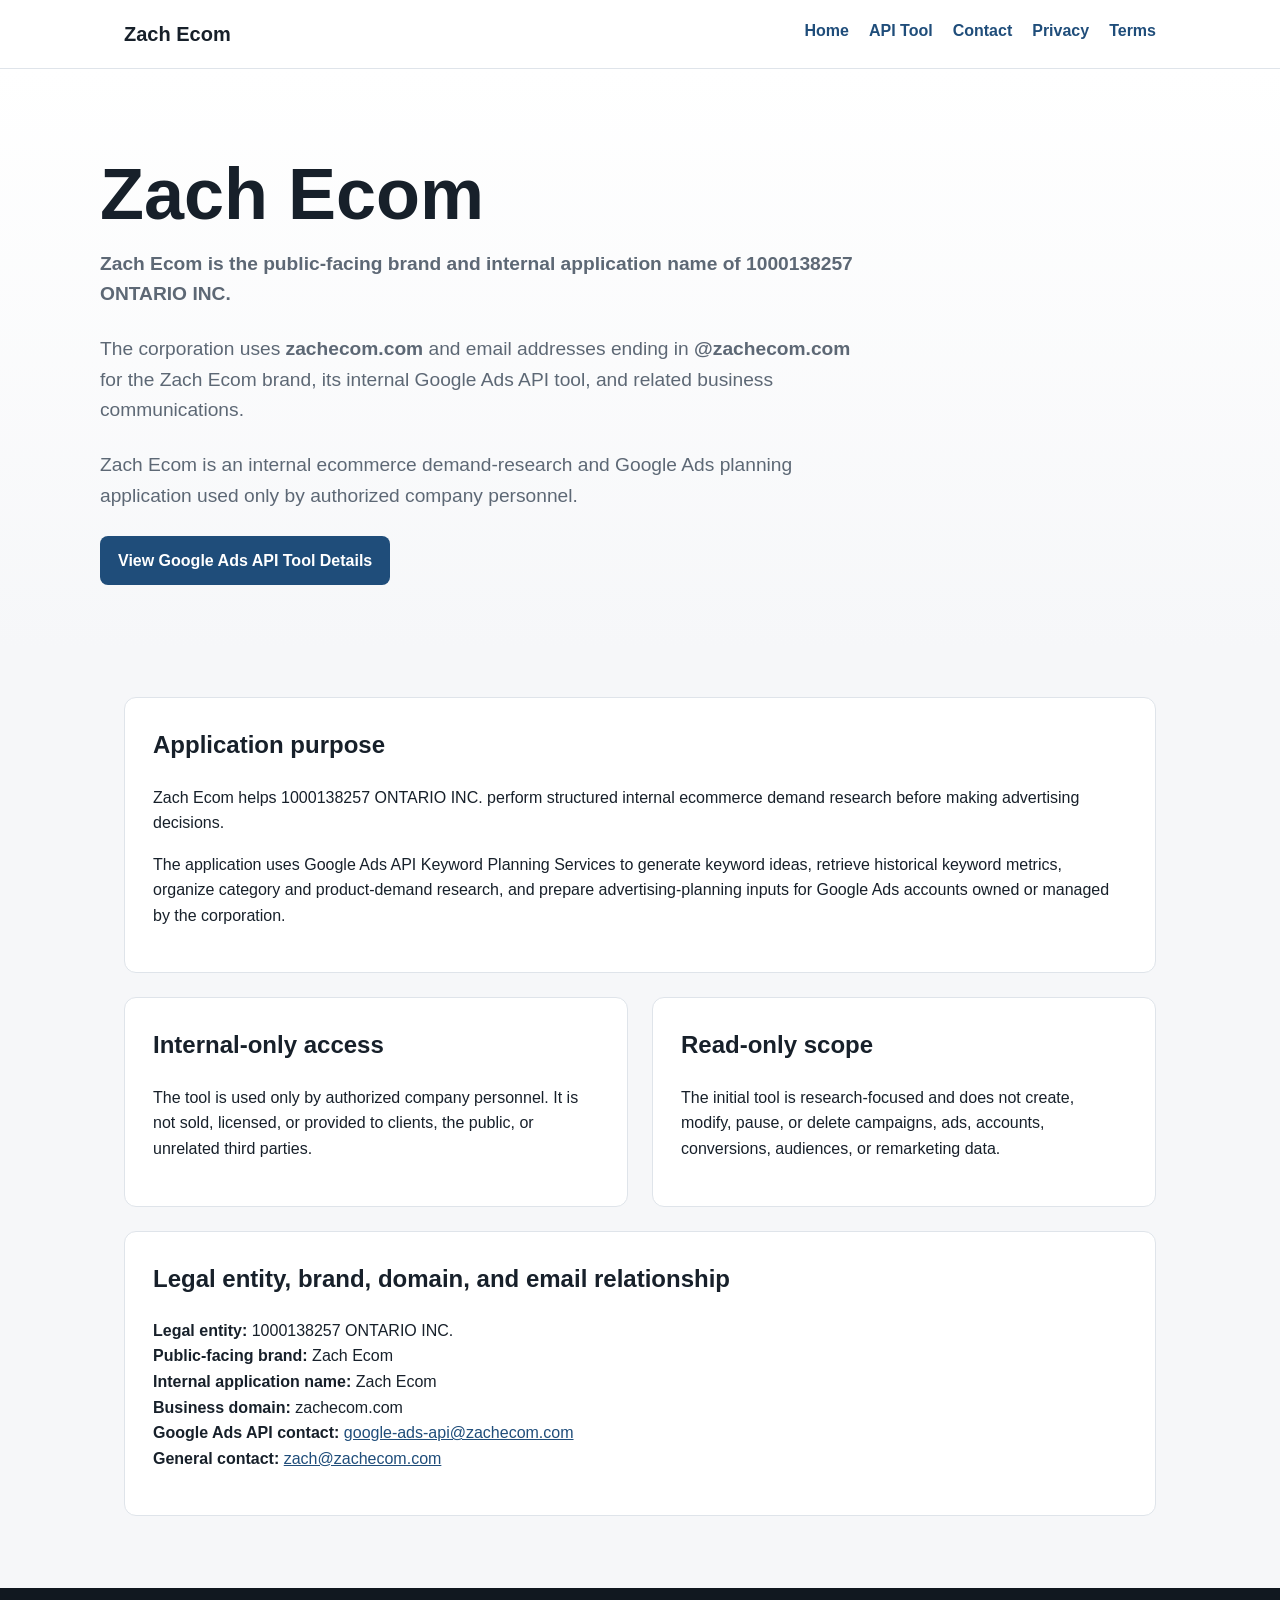
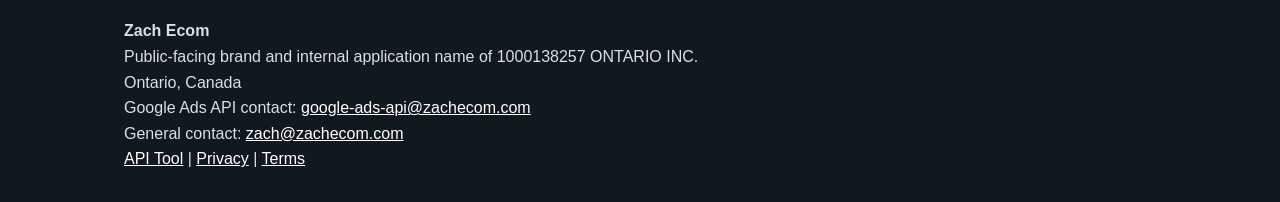
<file: index.html>
<!doctype html>
<html lang="en">
<head>
  <meta charset="utf-8">
  <meta name="viewport" content="width=device-width, initial-scale=1">
  <title>Zach Ecom</title>
  <meta name="application-name" content="Zach Ecom">
  <meta property="og:site_name" content="Zach Ecom">
  <meta name="description" content="Zach Ecom is the public-facing brand and internal ecommerce demand-research and Google Ads planning application of 1000138257 ONTARIO INC.">
  <link rel="stylesheet" href="styles.css">
</head>
<body>
  <header class="site-header">
    <div class="nav-wrap">
      <a class="brand" href="index.html">Zach Ecom</a>
      <nav aria-label="Main navigation">
        <a href="index.html">Home</a>
        <a href="google-ads-api-tool.html">API Tool</a>
        <a href="contact.html">Contact</a>
        <a href="privacy.html">Privacy</a>
        <a href="terms.html">Terms</a>
      </nav>
    </div>
  </header>

  <main>
    <section class="hero">
      <div class="hero-inner">
        <h1>Zach Ecom</h1>
        <p>
          <strong>Zach Ecom is the public-facing brand and internal application name of
          1000138257 ONTARIO INC.</strong>
        </p>
        <p>
          The corporation uses <strong>zachecom.com</strong> and email addresses ending
          in <strong>@zachecom.com</strong> for the Zach Ecom brand, its internal
          Google Ads API tool, and related business communications.
        </p>
        <p>
          Zach Ecom is an internal ecommerce demand-research and Google Ads planning
          application used only by authorized company personnel.
        </p>
        <a class="button" href="google-ads-api-tool.html">View Google Ads API Tool Details</a>
      </div>
    </section>

    <section class="content">
      <section class="card">
        <h2>Application purpose</h2>
        <p>
          Zach Ecom helps 1000138257 ONTARIO INC. perform structured internal
          ecommerce demand research before making advertising decisions.
        </p>
        <p>
          The application uses Google Ads API Keyword Planning Services to generate
          keyword ideas, retrieve historical keyword metrics, organize category and
          product-demand research, and prepare advertising-planning inputs for
          Google Ads accounts owned or managed by the corporation.
        </p>
      </section>

      <div class="grid" style="margin-top: 24px;">
        <article class="card">
          <h2>Internal-only access</h2>
          <p>
            The tool is used only by authorized company personnel. It is not sold,
            licensed, or provided to clients, the public, or unrelated third parties.
          </p>
        </article>

        <article class="card">
          <h2>Read-only scope</h2>
          <p>
            The initial tool is research-focused and does not create, modify, pause,
            or delete campaigns, ads, accounts, conversions, audiences, or
            remarketing data.
          </p>
        </article>
      </div>

      <section class="card" style="margin-top: 24px;">
        <h2>Legal entity, brand, domain, and email relationship</h2>
        <ul class="details">
          <li><strong>Legal entity:</strong> 1000138257 ONTARIO INC.</li>
          <li><strong>Public-facing brand:</strong> Zach Ecom</li>
          <li><strong>Internal application name:</strong> Zach Ecom</li>
          <li><strong>Business domain:</strong> zachecom.com</li>
          <li><strong>Google Ads API contact:</strong> <a href="mailto:google-ads-api@zachecom.com">google-ads-api@zachecom.com</a></li>
          <li><strong>General contact:</strong> <a href="mailto:zach@zachecom.com">zach@zachecom.com</a></li>
        </ul>
      </section>
    </section>
  </main>
  <footer class="site-footer">
    <div class="footer-inner">
      <strong>Zach Ecom</strong><br>
      Public-facing brand and internal application name of 1000138257 ONTARIO INC.<br>
      Ontario, Canada<br>
      Google Ads API contact:
      <a href="mailto:google-ads-api@zachecom.com">google-ads-api@zachecom.com</a><br>
      General contact:
      <a href="mailto:zach@zachecom.com">zach@zachecom.com</a><br>
      <a href="google-ads-api-tool.html">API Tool</a> |
      <a href="privacy.html">Privacy</a> |
      <a href="terms.html">Terms</a>
    </div>
  </footer>
</body>
</html>
</file>
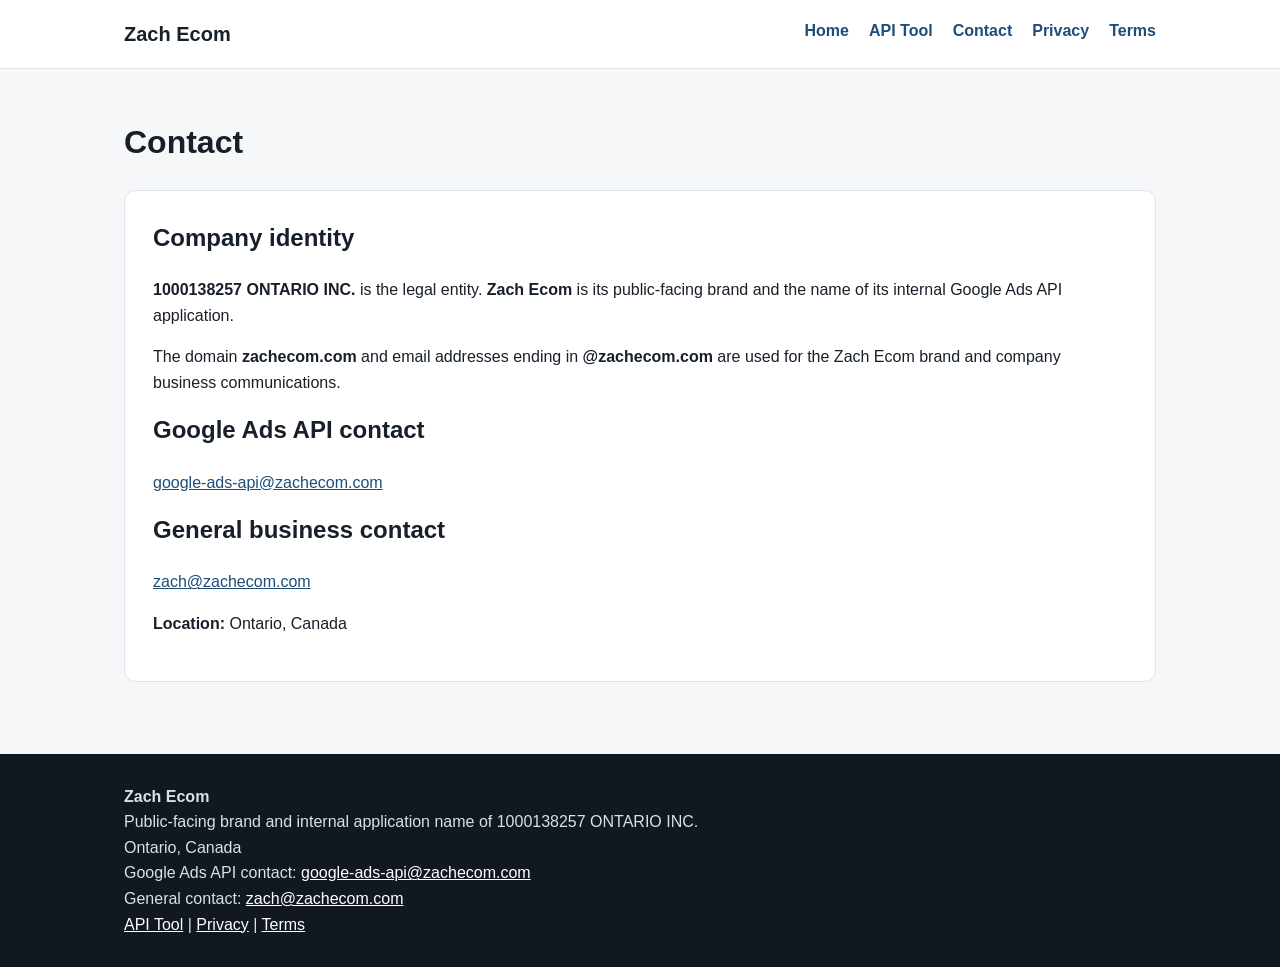
<file: contact.html>
<!doctype html>
<html lang="en">
<head>
  <meta charset="utf-8">
  <meta name="viewport" content="width=device-width, initial-scale=1">
  <title>Contact | Zach Ecom</title>
  <meta name="description" content="Contact information for Zach Ecom and 1000138257 ONTARIO INC.">
  <link rel="stylesheet" href="styles.css">
</head>
<body>
  <header class="site-header">
    <div class="nav-wrap">
      <a class="brand" href="index.html">Zach Ecom</a>
      <nav aria-label="Main navigation">
        <a href="index.html">Home</a>
        <a href="google-ads-api-tool.html">API Tool</a>
        <a href="contact.html">Contact</a>
        <a href="privacy.html">Privacy</a>
        <a href="terms.html">Terms</a>
      </nav>
    </div>
  </header>

  <main class="content">
    <h1>Contact</h1>
    <section class="card">
      <h2>Company identity</h2>
      <p>
        <strong>1000138257 ONTARIO INC.</strong> is the legal entity.
        <strong>Zach Ecom</strong> is its public-facing brand and the name of its
        internal Google Ads API application.
      </p>
      <p>
        The domain <strong>zachecom.com</strong> and email addresses ending in
        <strong>@zachecom.com</strong> are used for the Zach Ecom brand and company
        business communications.
      </p>

      <h2>Google Ads API contact</h2>
      <p>
        <a href="mailto:google-ads-api@zachecom.com">google-ads-api@zachecom.com</a>
      </p>

      <h2>General business contact</h2>
      <p>
        <a href="mailto:zach@zachecom.com">zach@zachecom.com</a>
      </p>

      <p><strong>Location:</strong> Ontario, Canada</p>
    </section>
  </main>
  <footer class="site-footer">
    <div class="footer-inner">
      <strong>Zach Ecom</strong><br>
      Public-facing brand and internal application name of 1000138257 ONTARIO INC.<br>
      Ontario, Canada<br>
      Google Ads API contact:
      <a href="mailto:google-ads-api@zachecom.com">google-ads-api@zachecom.com</a><br>
      General contact:
      <a href="mailto:zach@zachecom.com">zach@zachecom.com</a><br>
      <a href="google-ads-api-tool.html">API Tool</a> |
      <a href="privacy.html">Privacy</a> |
      <a href="terms.html">Terms</a>
    </div>
  </footer>
</body>
</html>
</file>
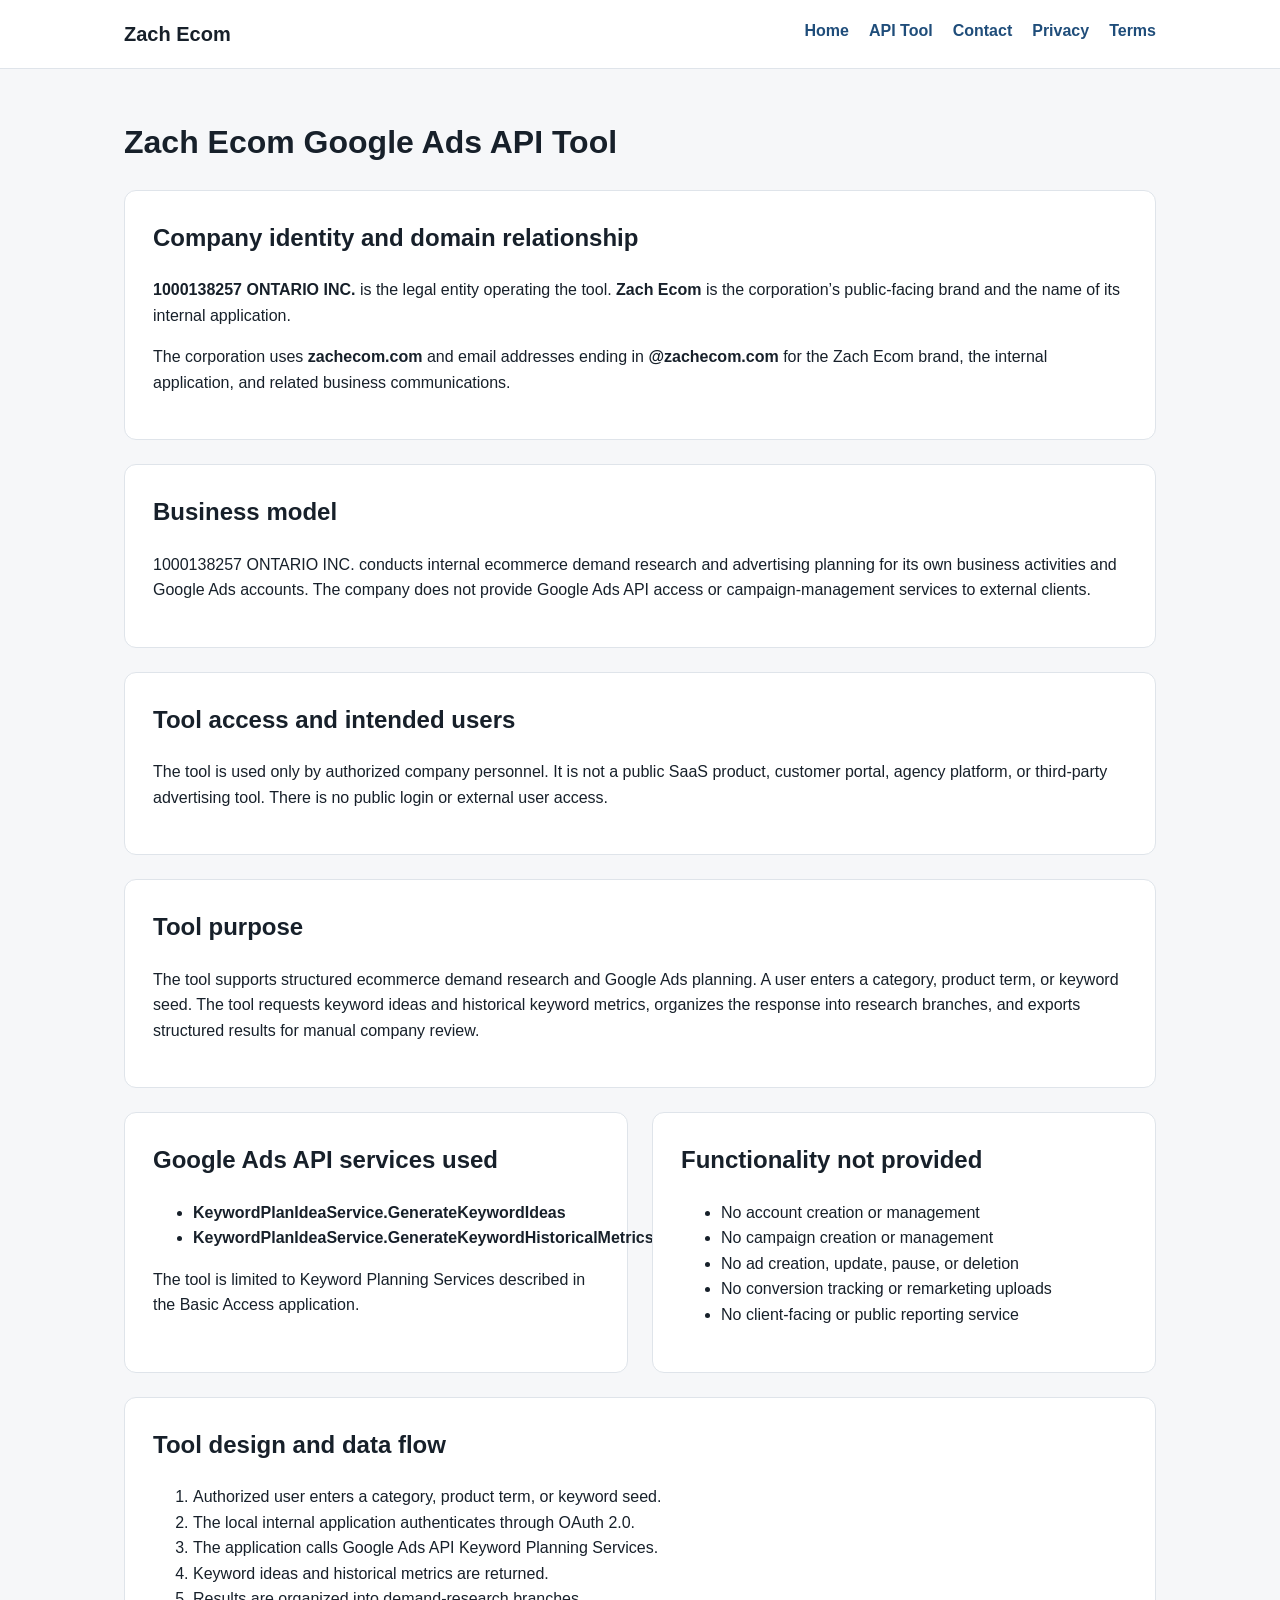
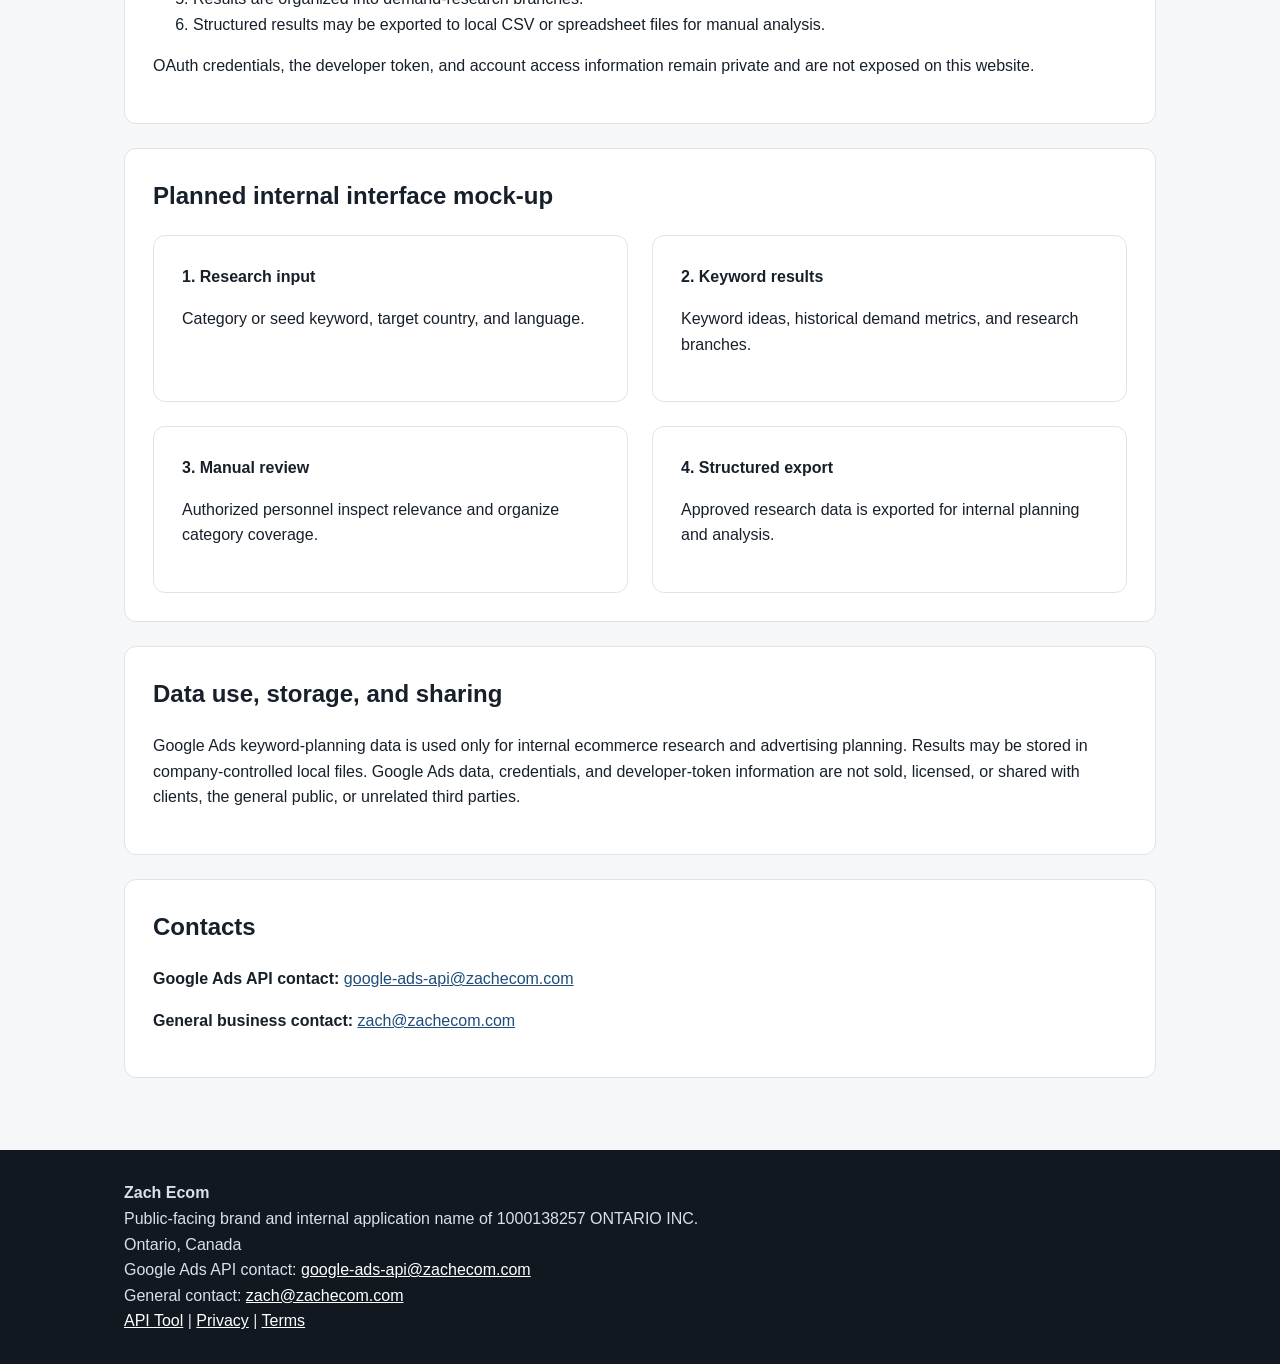
<file: google-ads-api-tool.html>
<!doctype html>
<html lang="en">
<head>
  <meta charset="utf-8">
  <meta name="viewport" content="width=device-width, initial-scale=1">
  <title>Zach Ecom Google Ads API Tool</title>
  <meta name="description" content="Detailed description of the internal Zach Ecom Google Ads API keyword-planning tool operated by 1000138257 ONTARIO INC.">
  <link rel="stylesheet" href="styles.css">
</head>
<body>
  <header class="site-header">
    <div class="nav-wrap">
      <a class="brand" href="index.html">Zach Ecom</a>
      <nav aria-label="Main navigation">
        <a href="index.html">Home</a>
        <a href="google-ads-api-tool.html">API Tool</a>
        <a href="contact.html">Contact</a>
        <a href="privacy.html">Privacy</a>
        <a href="terms.html">Terms</a>
      </nav>
    </div>
  </header>

  <main class="content">
    <h1>Zach Ecom Google Ads API Tool</h1>

    <section class="card">
      <h2>Company identity and domain relationship</h2>
      <p>
        <strong>1000138257 ONTARIO INC.</strong> is the legal entity operating the tool.
        <strong>Zach Ecom</strong> is the corporation’s public-facing brand and the
        name of its internal application.
      </p>
      <p>
        The corporation uses <strong>zachecom.com</strong> and email addresses ending
        in <strong>@zachecom.com</strong> for the Zach Ecom brand, the internal
        application, and related business communications.
      </p>
    </section>

    <section class="card" style="margin-top: 24px;">
      <h2>Business model</h2>
      <p>
        1000138257 ONTARIO INC. conducts internal ecommerce demand research and
        advertising planning for its own business activities and Google Ads
        accounts. The company does not provide Google Ads API access or
        campaign-management services to external clients.
      </p>
    </section>

    <section class="card" style="margin-top: 24px;">
      <h2>Tool access and intended users</h2>
      <p>
        The tool is used only by authorized company personnel. It is not a public
        SaaS product, customer portal, agency platform, or third-party advertising
        tool. There is no public login or external user access.
      </p>
    </section>

    <section class="card" style="margin-top: 24px;">
      <h2>Tool purpose</h2>
      <p>
        The tool supports structured ecommerce demand research and Google Ads
        planning. A user enters a category, product term, or keyword seed. The
        tool requests keyword ideas and historical keyword metrics, organizes the
        response into research branches, and exports structured results for
        manual company review.
      </p>
    </section>

    <div class="grid" style="margin-top: 24px;">
      <article class="card">
        <h2>Google Ads API services used</h2>
        <ul>
          <li><strong>KeywordPlanIdeaService.GenerateKeywordIdeas</strong></li>
          <li><strong>KeywordPlanIdeaService.GenerateKeywordHistoricalMetrics</strong></li>
        </ul>
        <p>
          The tool is limited to Keyword Planning Services described in the
          Basic Access application.
        </p>
      </article>

      <article class="card">
        <h2>Functionality not provided</h2>
        <ul>
          <li>No account creation or management</li>
          <li>No campaign creation or management</li>
          <li>No ad creation, update, pause, or deletion</li>
          <li>No conversion tracking or remarketing uploads</li>
          <li>No client-facing or public reporting service</li>
        </ul>
      </article>
    </div>

    <section class="card" style="margin-top: 24px;">
      <h2>Tool design and data flow</h2>
      <ol>
        <li>Authorized user enters a category, product term, or keyword seed.</li>
        <li>The local internal application authenticates through OAuth 2.0.</li>
        <li>The application calls Google Ads API Keyword Planning Services.</li>
        <li>Keyword ideas and historical metrics are returned.</li>
        <li>Results are organized into demand-research branches.</li>
        <li>Structured results may be exported to local CSV or spreadsheet files for manual analysis.</li>
      </ol>
      <p>
        OAuth credentials, the developer token, and account access information
        remain private and are not exposed on this website.
      </p>
    </section>

    <section class="card" style="margin-top: 24px;">
      <h2>Planned internal interface mock-up</h2>
      <div class="grid">
        <div class="card">
          <strong>1. Research input</strong>
          <p>Category or seed keyword, target country, and language.</p>
        </div>
        <div class="card">
          <strong>2. Keyword results</strong>
          <p>Keyword ideas, historical demand metrics, and research branches.</p>
        </div>
        <div class="card">
          <strong>3. Manual review</strong>
          <p>Authorized personnel inspect relevance and organize category coverage.</p>
        </div>
        <div class="card">
          <strong>4. Structured export</strong>
          <p>Approved research data is exported for internal planning and analysis.</p>
        </div>
      </div>
    </section>

    <section class="card" style="margin-top: 24px;">
      <h2>Data use, storage, and sharing</h2>
      <p>
        Google Ads keyword-planning data is used only for internal ecommerce
        research and advertising planning. Results may be stored in
        company-controlled local files. Google Ads data, credentials, and
        developer-token information are not sold, licensed, or shared with
        clients, the general public, or unrelated third parties.
      </p>
    </section>

    <section class="card" style="margin-top: 24px;">
      <h2>Contacts</h2>
      <p>
        <strong>Google Ads API contact:</strong>
        <a href="mailto:google-ads-api@zachecom.com">google-ads-api@zachecom.com</a>
      </p>
      <p>
        <strong>General business contact:</strong>
        <a href="mailto:zach@zachecom.com">zach@zachecom.com</a>
      </p>
    </section>
  </main>
  <footer class="site-footer">
    <div class="footer-inner">
      <strong>Zach Ecom</strong><br>
      Public-facing brand and internal application name of 1000138257 ONTARIO INC.<br>
      Ontario, Canada<br>
      Google Ads API contact:
      <a href="mailto:google-ads-api@zachecom.com">google-ads-api@zachecom.com</a><br>
      General contact:
      <a href="mailto:zach@zachecom.com">zach@zachecom.com</a><br>
      <a href="google-ads-api-tool.html">API Tool</a> |
      <a href="privacy.html">Privacy</a> |
      <a href="terms.html">Terms</a>
    </div>
  </footer>
</body>
</html>
</file>
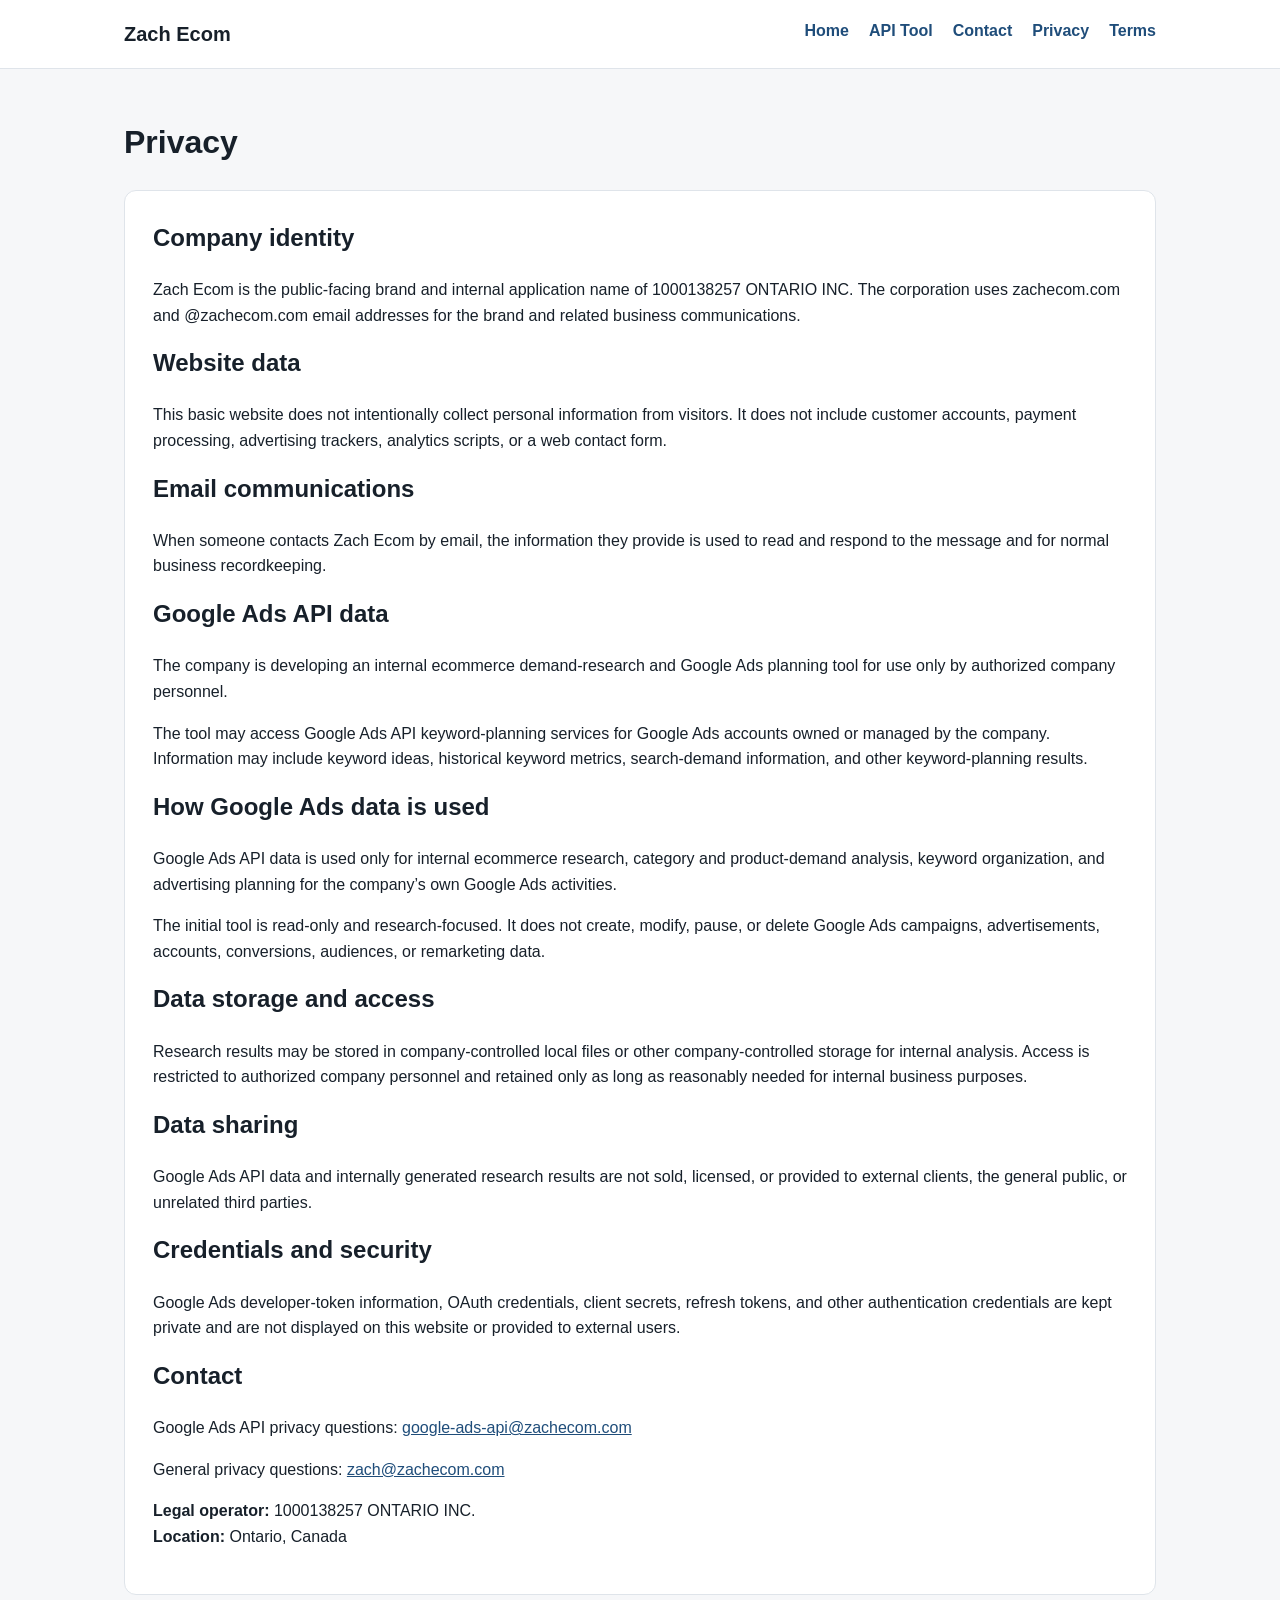
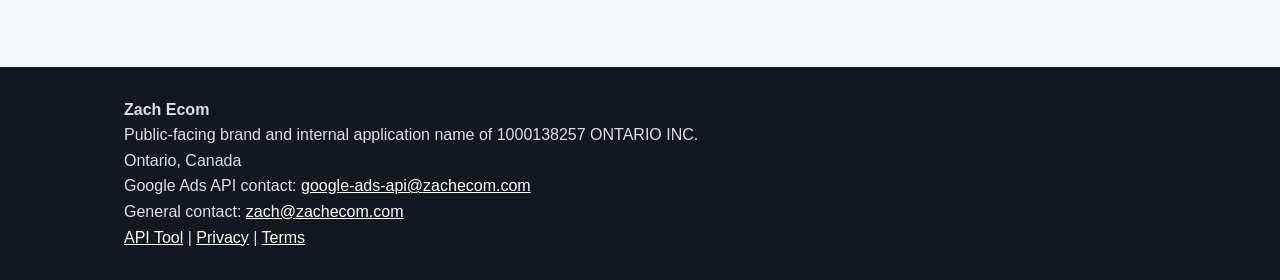
<file: privacy.html>
<!doctype html>
<html lang="en">
<head>
  <meta charset="utf-8">
  <meta name="viewport" content="width=device-width, initial-scale=1">
  <title>Privacy | Zach Ecom</title>
  <meta name="description" content="Privacy information for the Zach Ecom website and internal Google Ads API research tool.">
  <link rel="stylesheet" href="styles.css">
</head>
<body>
  <header class="site-header">
    <div class="nav-wrap">
      <a class="brand" href="index.html">Zach Ecom</a>
      <nav aria-label="Main navigation">
        <a href="index.html">Home</a>
        <a href="google-ads-api-tool.html">API Tool</a>
        <a href="contact.html">Contact</a>
        <a href="privacy.html">Privacy</a>
        <a href="terms.html">Terms</a>
      </nav>
    </div>
  </header>

  <main class="content">
    <h1>Privacy</h1>
    <section class="card">
      <h2>Company identity</h2>
      <p>
        Zach Ecom is the public-facing brand and internal application name of
        1000138257 ONTARIO INC. The corporation uses zachecom.com and
        @zachecom.com email addresses for the brand and related business
        communications.
      </p>

      <h2>Website data</h2>
      <p>
        This basic website does not intentionally collect personal information
        from visitors. It does not include customer accounts, payment processing,
        advertising trackers, analytics scripts, or a web contact form.
      </p>

      <h2>Email communications</h2>
      <p>
        When someone contacts Zach Ecom by email, the information they provide is
        used to read and respond to the message and for normal business
        recordkeeping.
      </p>

      <h2>Google Ads API data</h2>
      <p>
        The company is developing an internal ecommerce demand-research and Google
        Ads planning tool for use only by authorized company personnel.
      </p>
      <p>
        The tool may access Google Ads API keyword-planning services for Google
        Ads accounts owned or managed by the company. Information may include
        keyword ideas, historical keyword metrics, search-demand information, and
        other keyword-planning results.
      </p>

      <h2>How Google Ads data is used</h2>
      <p>
        Google Ads API data is used only for internal ecommerce research,
        category and product-demand analysis, keyword organization, and
        advertising planning for the company’s own Google Ads activities.
      </p>
      <p>
        The initial tool is read-only and research-focused. It does not create,
        modify, pause, or delete Google Ads campaigns, advertisements, accounts,
        conversions, audiences, or remarketing data.
      </p>

      <h2>Data storage and access</h2>
      <p>
        Research results may be stored in company-controlled local files or other
        company-controlled storage for internal analysis. Access is restricted to
        authorized company personnel and retained only as long as reasonably
        needed for internal business purposes.
      </p>

      <h2>Data sharing</h2>
      <p>
        Google Ads API data and internally generated research results are not
        sold, licensed, or provided to external clients, the general public, or
        unrelated third parties.
      </p>

      <h2>Credentials and security</h2>
      <p>
        Google Ads developer-token information, OAuth credentials, client
        secrets, refresh tokens, and other authentication credentials are kept
        private and are not displayed on this website or provided to external users.
      </p>

      <h2>Contact</h2>
      <p>
        Google Ads API privacy questions:
        <a href="mailto:google-ads-api@zachecom.com">google-ads-api@zachecom.com</a>
      </p>
      <p>
        General privacy questions:
        <a href="mailto:zach@zachecom.com">zach@zachecom.com</a>
      </p>
      <p>
        <strong>Legal operator:</strong> 1000138257 ONTARIO INC.<br>
        <strong>Location:</strong> Ontario, Canada
      </p>
    </section>
  </main>
  <footer class="site-footer">
    <div class="footer-inner">
      <strong>Zach Ecom</strong><br>
      Public-facing brand and internal application name of 1000138257 ONTARIO INC.<br>
      Ontario, Canada<br>
      Google Ads API contact:
      <a href="mailto:google-ads-api@zachecom.com">google-ads-api@zachecom.com</a><br>
      General contact:
      <a href="mailto:zach@zachecom.com">zach@zachecom.com</a><br>
      <a href="google-ads-api-tool.html">API Tool</a> |
      <a href="privacy.html">Privacy</a> |
      <a href="terms.html">Terms</a>
    </div>
  </footer>
</body>
</html>
</file>
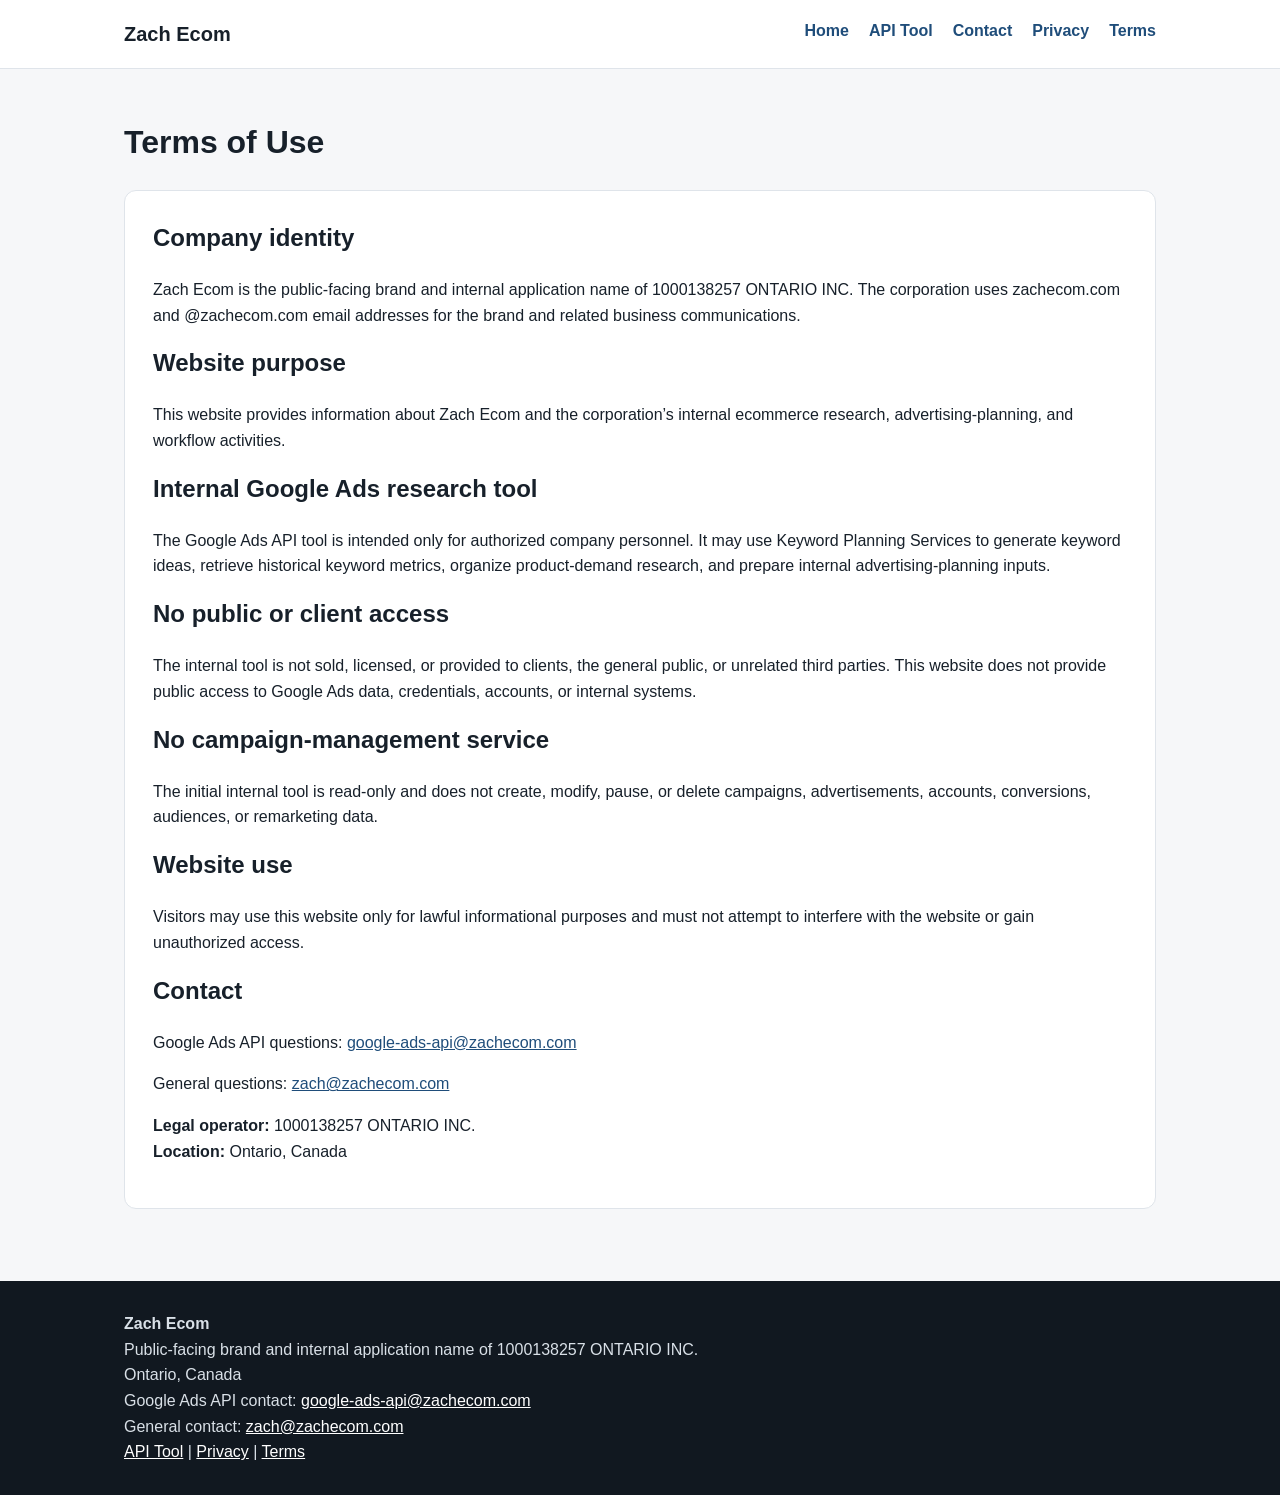
<file: terms.html>
<!doctype html>
<html lang="en">
<head>
  <meta charset="utf-8">
  <meta name="viewport" content="width=device-width, initial-scale=1">
  <title>Terms of Use | Zach Ecom</title>
  <meta name="description" content="Terms of use for the Zach Ecom website and internal Google Ads planning tool.">
  <link rel="stylesheet" href="styles.css">
</head>
<body>
  <header class="site-header">
    <div class="nav-wrap">
      <a class="brand" href="index.html">Zach Ecom</a>
      <nav aria-label="Main navigation">
        <a href="index.html">Home</a>
        <a href="google-ads-api-tool.html">API Tool</a>
        <a href="contact.html">Contact</a>
        <a href="privacy.html">Privacy</a>
        <a href="terms.html">Terms</a>
      </nav>
    </div>
  </header>

  <main class="content">
    <h1>Terms of Use</h1>
    <section class="card">
      <h2>Company identity</h2>
      <p>
        Zach Ecom is the public-facing brand and internal application name of
        1000138257 ONTARIO INC. The corporation uses zachecom.com and
        @zachecom.com email addresses for the brand and related business
        communications.
      </p>

      <h2>Website purpose</h2>
      <p>
        This website provides information about Zach Ecom and the corporation’s
        internal ecommerce research, advertising-planning, and workflow activities.
      </p>

      <h2>Internal Google Ads research tool</h2>
      <p>
        The Google Ads API tool is intended only for authorized company
        personnel. It may use Keyword Planning Services to generate keyword ideas,
        retrieve historical keyword metrics, organize product-demand research, and
        prepare internal advertising-planning inputs.
      </p>

      <h2>No public or client access</h2>
      <p>
        The internal tool is not sold, licensed, or provided to clients, the
        general public, or unrelated third parties. This website does not provide
        public access to Google Ads data, credentials, accounts, or internal systems.
      </p>

      <h2>No campaign-management service</h2>
      <p>
        The initial internal tool is read-only and does not create, modify, pause,
        or delete campaigns, advertisements, accounts, conversions, audiences, or
        remarketing data.
      </p>

      <h2>Website use</h2>
      <p>
        Visitors may use this website only for lawful informational purposes and
        must not attempt to interfere with the website or gain unauthorized access.
      </p>

      <h2>Contact</h2>
      <p>
        Google Ads API questions:
        <a href="mailto:google-ads-api@zachecom.com">google-ads-api@zachecom.com</a>
      </p>
      <p>
        General questions:
        <a href="mailto:zach@zachecom.com">zach@zachecom.com</a>
      </p>
      <p>
        <strong>Legal operator:</strong> 1000138257 ONTARIO INC.<br>
        <strong>Location:</strong> Ontario, Canada
      </p>
    </section>
  </main>
  <footer class="site-footer">
    <div class="footer-inner">
      <strong>Zach Ecom</strong><br>
      Public-facing brand and internal application name of 1000138257 ONTARIO INC.<br>
      Ontario, Canada<br>
      Google Ads API contact:
      <a href="mailto:google-ads-api@zachecom.com">google-ads-api@zachecom.com</a><br>
      General contact:
      <a href="mailto:zach@zachecom.com">zach@zachecom.com</a><br>
      <a href="google-ads-api-tool.html">API Tool</a> |
      <a href="privacy.html">Privacy</a> |
      <a href="terms.html">Terms</a>
    </div>
  </footer>
</body>
</html>
</file>
<file: styles.css>
*{box-sizing:border-box}body{margin:0;font-family:Arial,Helvetica,sans-serif;color:#17202a;background:#f6f7f9;line-height:1.6}a{color:#1f4d7a}.site-header{background:#fff;border-bottom:1px solid #dfe4ea}.nav-wrap{max-width:1080px;margin:auto;padding:18px 24px;display:flex;justify-content:space-between;gap:20px}.brand{font-size:1.25rem;font-weight:700;color:#17202a;text-decoration:none}nav{display:flex;gap:20px}nav a{text-decoration:none;font-weight:600}.hero{padding:88px 24px 64px;background:linear-gradient(180deg,#fff 0%,#f6f7f9 100%)}.hero-inner,.content{max-width:1080px;margin:auto}.hero h1{margin:0 0 16px;font-size:clamp(2.3rem,6vw,4.5rem);line-height:1.05}.hero p{max-width:760px;margin:0 0 24px;font-size:1.2rem;color:#5d6875}.button{display:inline-block;padding:12px 18px;background:#1f4d7a;color:#fff;text-decoration:none;border-radius:8px;font-weight:700}.content{padding:48px 24px 72px}.grid{display:grid;grid-template-columns:repeat(2,minmax(0,1fr));gap:24px}.card{background:#fff;border:1px solid #dfe4ea;border-radius:12px;padding:28px}.card h2,.content h1,.content h2{margin-top:0}.details{list-style:none;padding:0}.site-footer{background:#111820;color:#d9e0e7}.footer-inner{max-width:1080px;margin:auto;padding:30px 24px}.footer-inner a{color:#fff}@media(max-width:720px){.nav-wrap{align-items:flex-start;flex-direction:column}.grid{grid-template-columns:1fr}.hero{padding-top:60px}}
</file>
